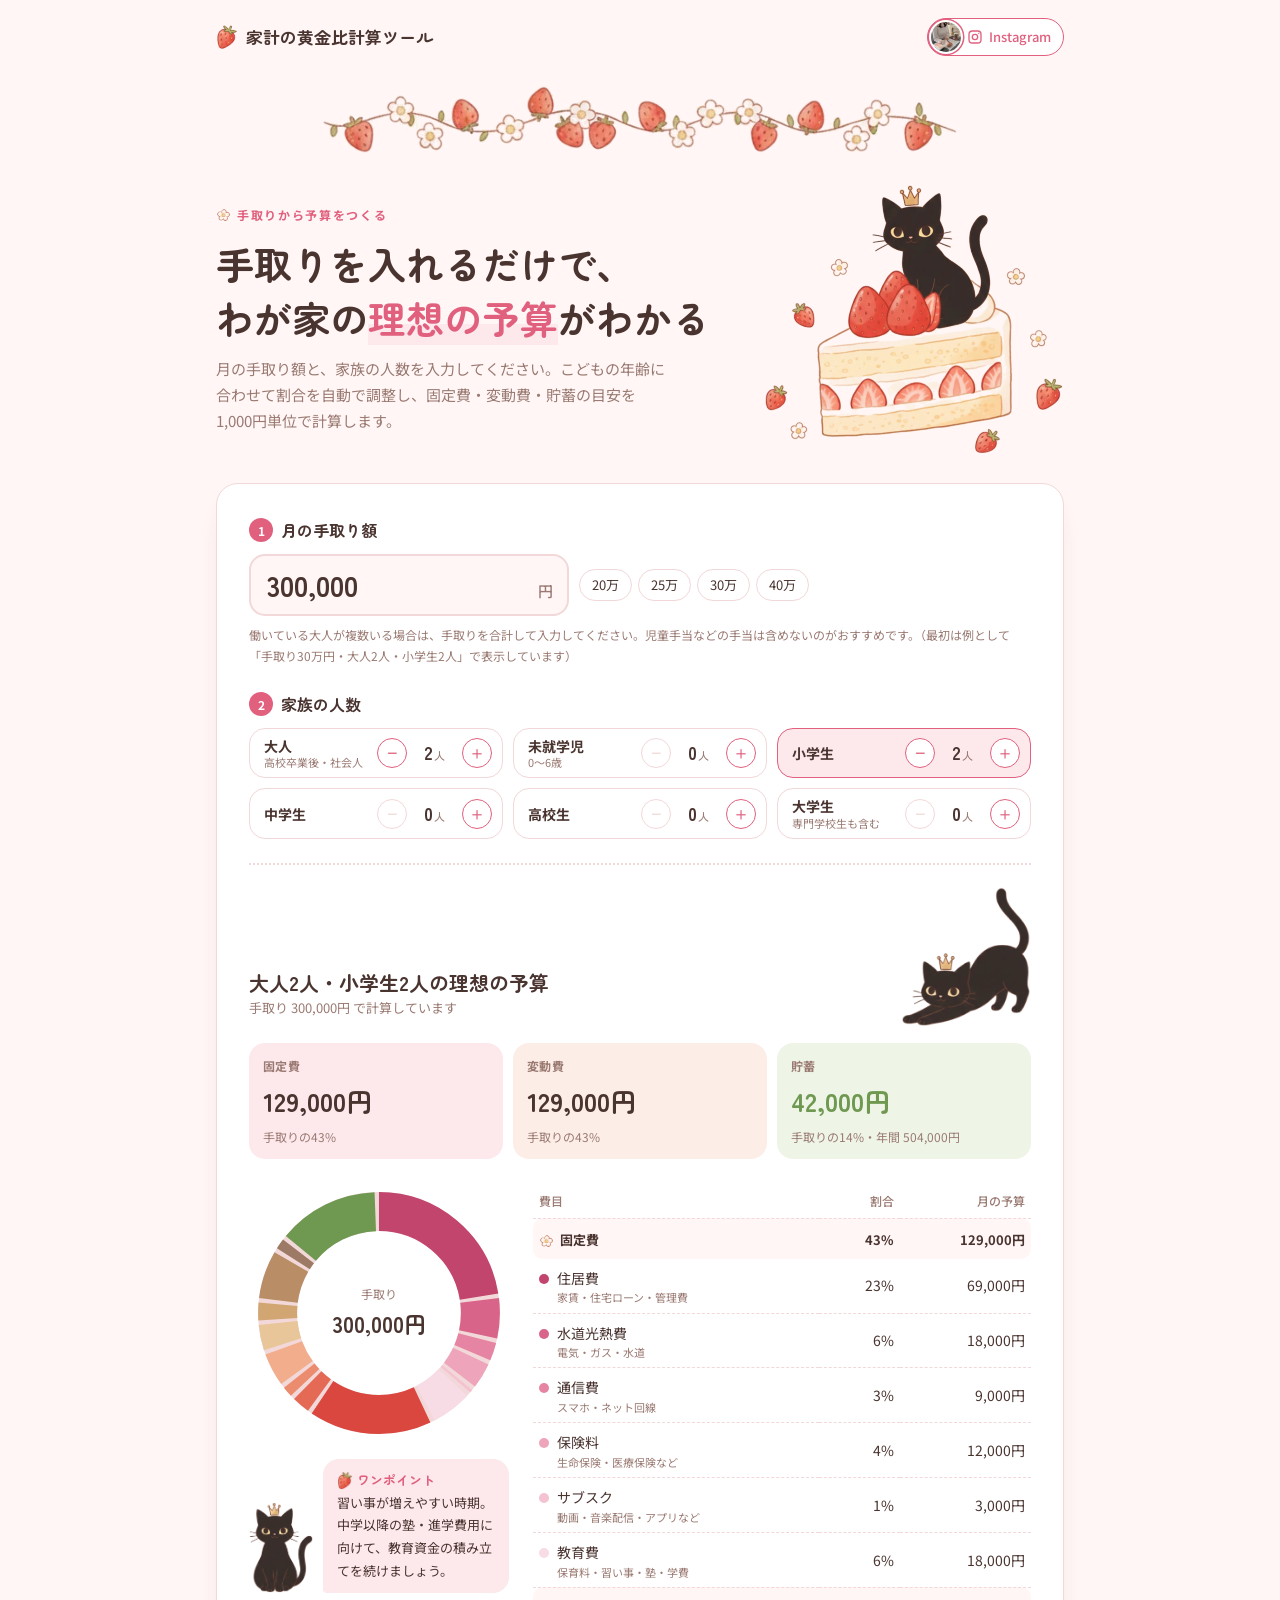
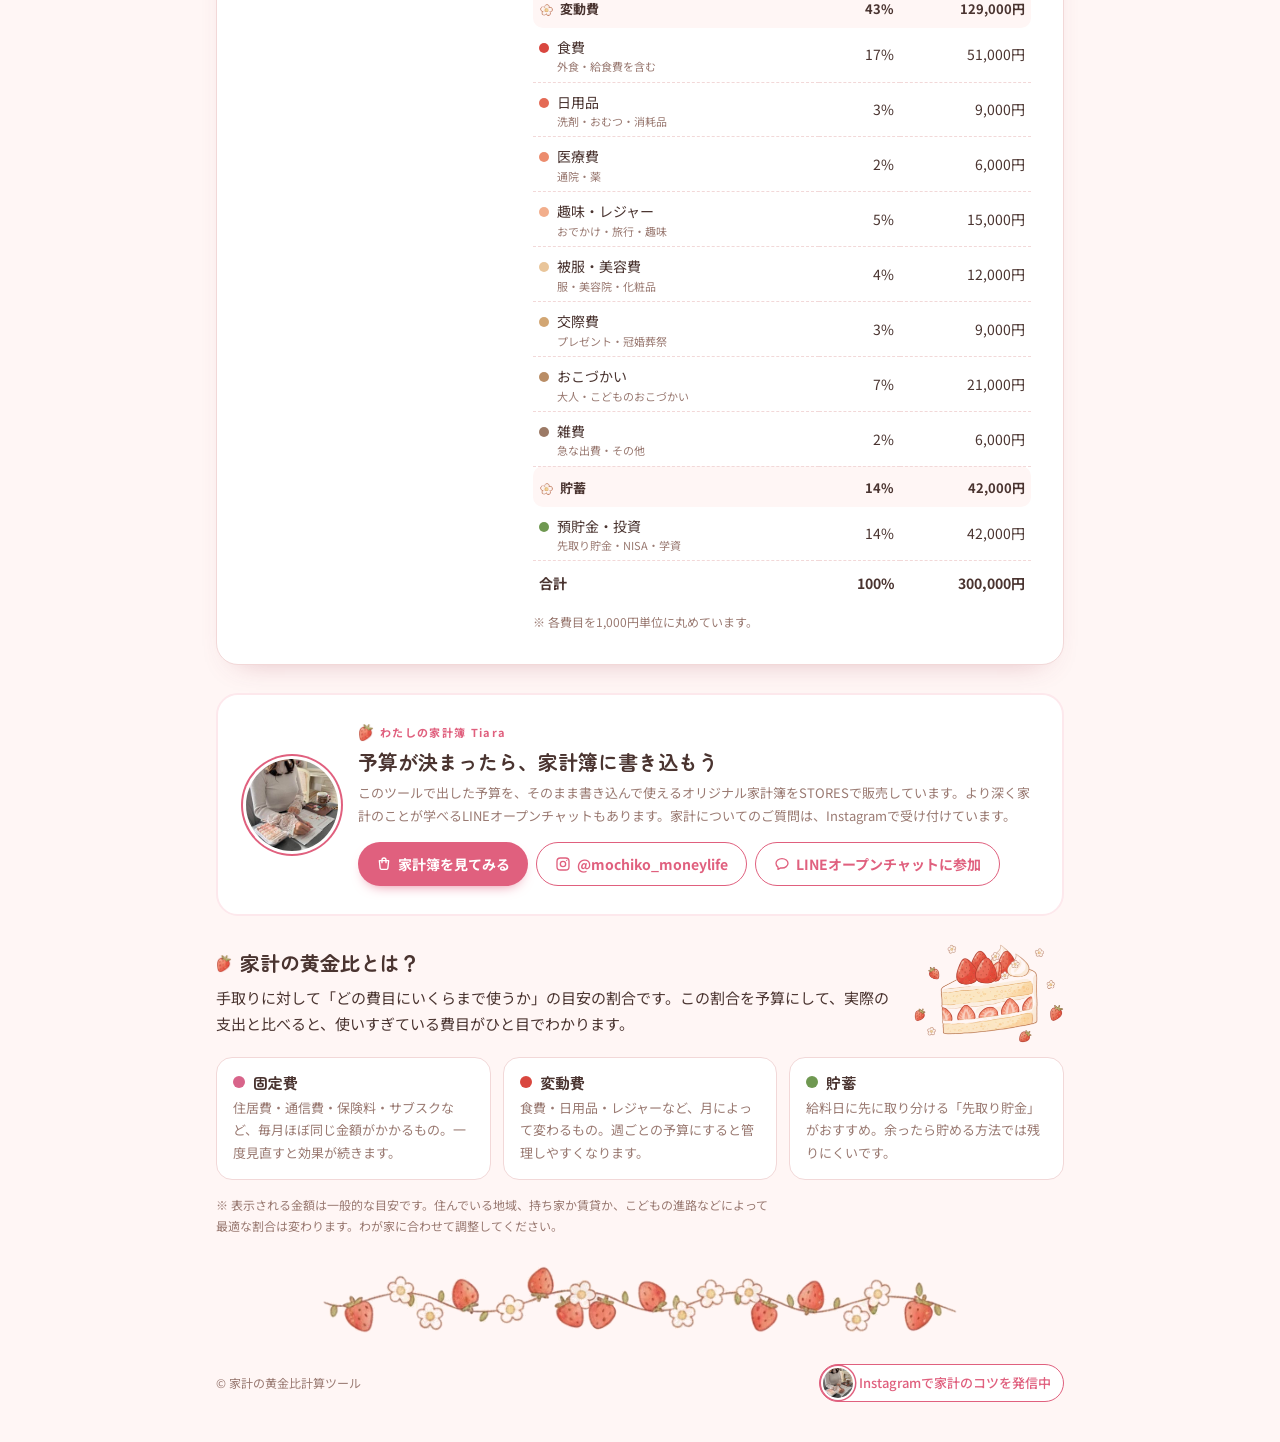
<file: index.html>
<!doctype html>
<html lang="ja">
<head>
<meta charset="utf-8">
<meta name="viewport" content="width=device-width, initial-scale=1, viewport-fit=cover">
<meta name="description" content="月の手取り額と家族の人数を入れるだけで、固定費・変動費・貯蓄の理想の予算（家計の黄金比）を1,000円単位で自動計算します。">
<meta property="og:title" content="家計の黄金比計算ツール">
<meta property="og:description" content="手取りと家族の人数から、わが家の理想の予算がわかる無料ツール。">
<meta property="og:type" content="website">
<style>body{margin:0}[hidden]{display:none!important}:root{padding-top:env(safe-area-inset-top,0px);padding-bottom:env(safe-area-inset-bottom,0px)}</style>
<title>家計の黄金比計算ツール</title>
<meta name="claude:viewport-fit-sides" content="cover">
<link rel="preconnect" href="https://fonts.googleapis.com">
<link rel="preconnect" href="https://fonts.gstatic.com" crossorigin>
<link rel="stylesheet" href="https://fonts.googleapis.com/css2?family=Zen+Maru+Gothic:wght@500;700&family=Noto+Sans+JP:wght@400;500;700&display=swap">
<link rel="stylesheet" href="css/style.css">
</head>
<body>
<div class="wrap">
  <header class="site-head">
    <div class="brand"><span class="berry-i" aria-hidden="true"></span>家計の黄金比計算ツール</div>
    <a class="insta" href="https://www.instagram.com/mochiko_moneylife/" target="_blank" rel="noopener" aria-label="Instagram @mochiko_moneylife を見る">
      <span class="avatar" aria-hidden="true"></span>
      <svg viewBox="0 0 24 24" fill="none" stroke="currentColor" stroke-width="2" aria-hidden="true"><rect x="3" y="3" width="18" height="18" rx="5"/><circle cx="12" cy="12" r="4"/><circle cx="17.5" cy="6.5" r="1" fill="currentColor" stroke="none"/></svg>
      <span class="insta-text">Instagram</span>
    </a>
  </header>

  <img class="garland" src="assets/garland.png" alt="" width="640" height="72">

  <section class="hero">
    <div class="hero-text">
      <span class="eyebrow"><span class="flower-i" aria-hidden="true"></span>手取りから予算をつくる</span>
      <h1>手取りを入れるだけで、<br>わが家の<em>理想の予算</em>がわかる</h1>
      <p>月の手取り額と、家族の人数を入力してください。こどもの年齢に合わせて割合を自動で調整し、固定費・変動費・貯蓄の目安を1,000円単位で計算します。</p>
    </div>
    <img class="hero-art" src="assets/hero-cat.png" alt="いちごのショートケーキにのった、王冠をかぶった黒猫" width="300" height="271">
  </section>

  <section class="card" aria-label="計算フォーム">
    <div>
      <label class="field-label" for="income"><span class="step">1</span>月の手取り額</label>
      <div class="income-row">
        <div class="income-box">
          <input id="income" type="text" inputmode="numeric" autocomplete="off" value="300,000" aria-describedby="income-hint">
          <span>円</span>
        </div>
        <div class="quick" aria-label="よく使う金額">
          <button type="button" data-v="200000">20万</button>
          <button type="button" data-v="250000">25万</button>
          <button type="button" data-v="300000">30万</button>
          <button type="button" data-v="400000">40万</button>
        </div>
      </div>
      <p class="hint" id="income-hint">働いている大人が複数いる場合は、手取りを合計して入力してください。児童手当などの手当は含めないのがおすすめです。（最初は例として「手取り30万円・大人2人・小学生2人」で表示しています）</p>
    </div>

    <div>
      <span class="field-label"><span class="step">2</span>家族の人数</span>
      <div class="counters" id="counters"></div>
    </div>

    <div class="result-head" aria-live="polite">
      <div>
        <h2 id="result-title">結果</h2>
        <p id="result-sub"></p>
      </div>
      <img src="assets/result-cat.png" alt="" width="300" height="324" aria-hidden="true">
    </div>

    <div class="summary" id="summary"></div>

    <div class="result-body">
      <div>
        <div class="donut-box">
          <svg viewBox="0 0 200 200" id="donut" role="img" aria-label="費目ごとの割合の円グラフ"></svg>
          <div class="donut-center"><small>手取り</small><strong class="num" id="donut-total"></strong></div>
        </div>
        <div class="tip">
          <img src="assets/tip-cat.png" alt="" width="279" height="394" aria-hidden="true">
          <p class="tip-bubble" id="tip"></p>
        </div>
      </div>
      <div class="table-scroll">
        <table>
          <thead><tr><th>費目</th><th class="r">割合</th><th class="r">月の予算</th></tr></thead>
          <tbody id="tbody"></tbody>
        </table>
        <p class="foot-note" id="foot-note"></p>
      </div>
    </div>
  </section>

  <section class="shop" aria-label="家計簿のご案内">
    <span class="avatar lg" role="img" aria-label="もちこ"></span>
    <div class="shop-body">
      <span class="shop-eyebrow"><span class="berry-i" aria-hidden="true"></span>わたしの家計簿 Tiara</span>
      <h2>予算が決まったら、家計簿に書き込もう</h2>
      <p>このツールで出した予算を、そのまま書き込んで使えるオリジナル家計簿をSTORESで販売しています。より深く家計のことが学べるLINEオープンチャットもあります。家計についてのご質問は、Instagramで受け付けています。</p>
      <div class="shop-actions">
        <a class="btn btn-primary" id="shop-link" href="https://mochikoshop.stores.jp/" target="_blank" rel="noopener">
          <svg viewBox="0 0 24 24" fill="none" stroke="currentColor" stroke-width="2" stroke-linecap="round" stroke-linejoin="round" aria-hidden="true"><path d="M5 7h14l-1.2 11.2a2 2 0 0 1-2 1.8H8.2a2 2 0 0 1-2-1.8z"/><path d="M9 10V6a3 3 0 0 1 6 0v4"/></svg>
          家計簿を見てみる
        </a>
        <a class="btn btn-ghost" href="https://www.instagram.com/mochiko_moneylife/" target="_blank" rel="noopener">
          <svg viewBox="0 0 24 24" fill="none" stroke="currentColor" stroke-width="2" aria-hidden="true"><rect x="3" y="3" width="18" height="18" rx="5"/><circle cx="12" cy="12" r="4"/><circle cx="17.5" cy="6.5" r="1" fill="currentColor" stroke="none"/></svg>
          @mochiko_moneylife
        </a>
        <a class="btn btn-ghost" href="https://line.me/ti/g2/8MM3p46jqiED9INK4cgMFs2OKOEWw-chS-tBFA?utm_source=invitation&amp;utm_medium=link_copy&amp;utm_campaign=default" target="_blank" rel="noopener">
          <svg viewBox="0 0 24 24" fill="none" stroke="currentColor" stroke-width="2" stroke-linejoin="round" aria-hidden="true"><path d="M12 4c4.97 0 9 3.13 9 7s-4.03 7-9 7c-.7 0-1.38-.06-2.03-.18L6 20v-3.3C4.15 15.4 3 13.3 3 11c0-3.87 4.03-7 9-7z"/></svg>
          LINEオープンチャットに参加
        </a>
      </div>
    </div>
  </section>

  <section class="guide">
    <div class="guide-head">
      <div>
        <h2><span class="berry-i" aria-hidden="true"></span>家計の黄金比とは？</h2>
        <p>手取りに対して「どの費目にいくらまで使うか」の目安の割合です。この割合を予算にして、実際の支出と比べると、使いすぎている費目がひと目でわかります。</p>
      </div>
      <img src="assets/guide-cat.png" alt="" width="300" height="197" aria-hidden="true">
    </div>
    <div class="guide-grid">
      <div class="guide-item"><h3><span class="swatch" style="background:var(--f2)"></span>固定費</h3><p>住居費・通信費・保険料・サブスクなど、毎月ほぼ同じ金額がかかるもの。一度見直すと効果が続きます。</p></div>
      <div class="guide-item"><h3><span class="swatch" style="background:var(--v1)"></span>変動費</h3><p>食費・日用品・レジャーなど、月によって変わるもの。週ごとの予算にすると管理しやすくなります。</p></div>
      <div class="guide-item"><h3><span class="swatch" style="background:var(--savings)"></span>貯蓄</h3><p>給料日に先に取り分ける「先取り貯金」がおすすめ。余ったら貯める方法では残りにくいです。</p></div>
    </div>
    <p class="disclaimer">※ 表示される金額は一般的な目安です。住んでいる地域、持ち家か賃貸か、こどもの進路などによって最適な割合は変わります。わが家に合わせて調整してください。</p>
  </section>

  <img class="garland" src="assets/garland.png" alt="" width="640" height="72">

  <footer class="site-foot">
    <span>© 家計の黄金比計算ツール</span>
    <a class="insta" href="https://www.instagram.com/mochiko_moneylife/" target="_blank" rel="noopener">
      <span class="avatar" aria-hidden="true"></span>
      Instagramで家計のコツを発信中
    </a>
  </footer>
</div>

<script src="js/config.js"></script>
<script src="js/calc.js"></script>
<script src="js/app.js"></script>
</body>
</html>
</file>
<file: css/style.css>
/* Layout: one centered column like a planner page — garland, hero with cake cat, calculator card, shop, guide, garland, footer.
   Single light theme on purpose: it matches the printed pink × cat planner. */
:root {
  color-scheme: light;
  --bg: #FFF6F5;
  --paper: #FFFFFF;
  --fg: #4A3430;        /* cocoa brown, like the illustration lines */
  --muted: #9A7A72;
  --line: #F2D8D8;
  --accent: #E0607E;    /* planner pink */
  --accent-ink: #FFFFFF;
  --accent-soft: #FDE8EC;
  --berry: #D9473F;
  --gold: #C9A45C;
  --savings: #6F9851;   /* strawberry-leaf green */
  --savings-soft: #EEF4E6;
  /* chart: fixed = pinks, variable = strawberry → cream → cocoa */
  --f1:#C2456E; --f2:#D8648A; --f3:#E585A3; --f4:#EEA5BB; --f5:#F4C2D1; --f6:#F8DCE5;
  --v1:#D9473F; --v2:#E46A55; --v3:#EC8C6E; --v4:#F2AE8C; --v5:#E9C59A; --v6:#D2A673; --v7:#B98D66; --v8:#9C7A66;
  --font-display: "Zen Maru Gothic", "Hiragino Maru Gothic ProN", "Yu Gothic", sans-serif;
  --font-body: "Noto Sans JP", "Hiragino Sans", "Yu Gothic", "Meiryo", sans-serif;
  --radius: 22px;
  --berry-img: url("../assets/berry.png");
  --flower-img: url("../assets/flower.png");
}

* { box-sizing: border-box; }
body {
  background: var(--bg);
  color: var(--fg);
  font-family: var(--font-body);
  font-size: 15px;
  line-height: 1.75;
}
.wrap {
  max-width: 880px;
  margin: 0 auto;
  padding-left: max(16px, env(safe-area-inset-left, 0px));
  padding-right: max(16px, env(safe-area-inset-right, 0px));
  padding-block: 0 40px;
  display: flex;
  flex-direction: column;
  gap: 28px;
}
h1, h2, h3 { font-family: var(--font-display); text-wrap: balance; margin: 0; line-height: 1.4; }
p { margin: 0; }
img { max-width: 100%; height: auto; display: block; }
.num { font-variant-numeric: tabular-nums; }
.berry-i, .flower-i { display: inline-block; background: center / contain no-repeat; vertical-align: -3px; flex: none; }
.berry-i { width: 16px; height: 19px; background-image: var(--berry-img); }
.flower-i { width: 15px; height: 14px; background-image: var(--flower-img); }

/* header */
.site-head {
  display: flex; align-items: center; justify-content: space-between; gap: 12px;
  padding-block: 18px 0;
}
.brand { display: flex; align-items: center; gap: 8px; font-family: var(--font-display); font-weight: 700; font-size: 17px; }
.brand .berry-i { width: 22px; height: 26px; }
.insta {
  display: inline-flex; align-items: center; gap: 6px;
  color: var(--accent); text-decoration: none; font-weight: 500; font-size: 13px;
  padding: 3px 12px 3px 3px; border-radius: 999px; border: 1.5px solid var(--accent); background: var(--paper);
}
.insta:hover { background: var(--accent-soft); }
.insta svg { width: 16px; height: 16px; }
:focus-visible { outline: 3px solid var(--accent); outline-offset: 2px; }
.avatar {
  width: 30px; height: 30px; border-radius: 50%; flex: none;
  background: var(--accent-soft) url("../assets/avatar.jpg") center / cover no-repeat;
  box-shadow: 0 0 0 2px var(--paper), 0 0 0 3.5px var(--accent);
}
.garland { width: 100%; max-width: 640px; margin: 0 auto; opacity: .95; }

/* hero */
.hero { display: grid; grid-template-columns: minmax(0, 1fr) minmax(0, 300px); gap: 16px; align-items: center; }
.hero-text { display: flex; flex-direction: column; gap: 12px; min-width: 0; }
.eyebrow { display: inline-flex; align-items: center; gap: 6px; font-size: 12px; font-weight: 700; letter-spacing: .14em; color: var(--accent); }
.hero h1 { font-size: clamp(26px, 5.2vw, 38px); }
.hero h1 em { font-style: normal; color: var(--accent); background: linear-gradient(transparent 62%, var(--accent-soft) 62%); }
.hero p { color: var(--muted); max-width: 30em; }
.hero-art { width: 100%; max-width: 300px; justify-self: center; }

/* calculator card */
.card {
  background: var(--paper);
  border-radius: var(--radius);
  border: 1.5px solid var(--line);
  box-shadow: 0 14px 30px -22px rgba(160, 60, 80, .45);
  padding: clamp(18px, 4vw, 32px);
  display: flex; flex-direction: column; gap: 24px;
}
.field-label { font-family: var(--font-display); font-weight: 700; font-size: 16px; display: flex; align-items: center; gap: 8px; margin-bottom: 10px; }
.step { display: inline-grid; place-items: center; width: 24px; height: 24px; border-radius: 50%; background: var(--accent); color: var(--accent-ink); font-size: 12px; font-family: var(--font-body); }

.income-row { display: flex; align-items: center; gap: 10px; flex-wrap: wrap; }
.income-box {
  display: flex; align-items: baseline; gap: 6px;
  border: 2px solid var(--line); border-radius: 16px; padding: 8px 14px;
  background: var(--bg); flex: 1 1 220px; max-width: 320px;
}
.income-box:focus-within { border-color: var(--accent); }
.income-box input {
  border: 0; background: transparent; color: var(--fg); width: 100%; min-width: 0;
  font-family: var(--font-display); font-size: 28px; font-weight: 700;
  font-variant-numeric: tabular-nums; outline: none;
}
.income-box span { color: var(--muted); font-weight: 500; }
.quick { display: flex; gap: 6px; flex-wrap: wrap; }
.quick button {
  border: 1.5px solid var(--line); background: var(--paper); color: var(--fg);
  border-radius: 999px; padding: 4px 12px; font: inherit; font-size: 13px; cursor: pointer;
}
.quick button:hover { border-color: var(--accent); color: var(--accent); }
.hint { font-size: 12px; color: var(--muted); margin-top: 8px; }

/* family counters */
.counters { display: grid; grid-template-columns: repeat(3, minmax(0, 1fr)); gap: 10px; }
.counter {
  display: flex; align-items: center; justify-content: space-between; gap: 8px;
  border: 1.5px solid var(--line); border-radius: 16px; padding: 8px 10px 8px 14px; background: var(--paper);
  transition: border-color .15s, background .15s;
}
.counter.on { border-color: var(--accent); background: var(--accent-soft); }
.counter-name { display: flex; flex-direction: column; line-height: 1.3; min-width: 0; }
.counter-name b { font-size: 14px; }
.counter-name small { font-size: 11px; color: var(--muted); }
.stepper { display: flex; align-items: center; gap: 4px; }
.stepper button {
  width: 30px; height: 30px; border-radius: 50%; border: 1.5px solid var(--accent);
  background: var(--paper); color: var(--accent); font-size: 18px; line-height: 1; cursor: pointer;
  display: grid; place-items: center; padding: 0;
}
.stepper button:hover:not(:disabled) { background: var(--accent); color: var(--accent-ink); }
.stepper button:disabled { border-color: var(--line); color: var(--line); cursor: default; }
.stepper output { min-width: 2.6em; text-align: center; font-family: var(--font-display); font-weight: 700; font-size: 18px; font-variant-numeric: tabular-nums; }
.stepper output small { font-size: 11px; font-weight: 500; color: var(--muted); margin-left: 1px; }

/* result */
.result-head {
  display: grid; grid-template-columns: minmax(0, 1fr) auto; gap: 12px; align-items: end;
  border-top: 2px dotted var(--line); padding-top: 22px;
}
.result-head h2 { font-size: 20px; }
.result-head p { color: var(--muted); font-size: 13px; }
.result-head img { width: 130px; margin-bottom: -8px; }
.summary { display: grid; grid-template-columns: repeat(3, minmax(0, 1fr)); gap: 10px; }
.tile { border-radius: 16px; padding: 12px 14px; background: var(--accent-soft); display: flex; flex-direction: column; gap: 2px; }
.tile.var { background: #FCEEE6; }
.tile.sav { background: var(--savings-soft); }
.tile .t-label { font-size: 12px; font-weight: 700; color: var(--muted); letter-spacing: .04em; }
.tile .t-amt { font-family: var(--font-display); font-weight: 700; font-size: clamp(18px, 3.6vw, 26px); }
.tile .t-pct { font-size: 12px; color: var(--muted); }
.tile.sav .t-amt { color: var(--savings); }

.result-body { display: grid; grid-template-columns: minmax(0, 260px) minmax(0, 1fr); gap: 24px; align-items: start; }
.donut-box { position: relative; max-width: 260px; width: 100%; margin: 0 auto; aspect-ratio: 1; }
.donut-box svg { width: 100%; height: 100%; display: block; }
.donut-center { position: absolute; inset: 0; display: grid; place-content: center; text-align: center; pointer-events: none; }
.donut-center small { font-size: 12px; color: var(--muted); }
.donut-center strong { font-family: var(--font-display); font-size: 22px; }

.tip { margin-top: 16px; display: grid; grid-template-columns: 64px minmax(0, 1fr); gap: 10px; align-items: end; }
.tip img { width: 64px; }
.tip-bubble {
  position: relative; background: var(--accent-soft); border-radius: 16px 16px 16px 4px;
  padding: 10px 14px; font-size: 13px;
}
.tip-bubble b { display: flex; align-items: center; gap: 4px; color: var(--accent); font-family: var(--font-display); }

.table-scroll { overflow-x: auto; min-width: 0; }
table { width: 100%; border-collapse: collapse; font-size: 14px; }
th, td { padding: 7px 6px; text-align: left; border-bottom: 1px dashed var(--line); }
th { font-size: 12px; color: var(--muted); font-weight: 500; }
td.r, th.r { text-align: right; font-variant-numeric: tabular-nums; white-space: nowrap; }
tr.group td { background: var(--bg); font-weight: 700; font-size: 13px; border-bottom: 0; padding-top: 10px; }
tr.group td:first-child { border-radius: 10px 0 0 10px; }
tr.group td:last-child { border-radius: 0 10px 10px 0; }
tr.group .flower-i { margin-right: 6px; }
tr.zero td { color: var(--muted); }
.dot { display: inline-block; width: 10px; height: 10px; border-radius: 50%; margin-right: 8px; vertical-align: 0; }
.item-note { display: block; font-size: 11px; color: var(--muted); margin-left: 18px; line-height: 1.4; }
tr.total td { border-bottom: 0; font-weight: 700; padding-top: 10px; }
.foot-note { font-size: 12px; color: var(--muted); margin-top: 8px; }

/* shop */
.shop {
  background: var(--paper); border-radius: var(--radius);
  border: 2px solid var(--accent-soft);
  padding: clamp(18px, 4vw, 28px);
  display: grid; grid-template-columns: auto minmax(0, 1fr); gap: 20px; align-items: center;
}
.avatar.lg { width: 92px; height: 92px; box-shadow: 0 0 0 3px var(--paper), 0 0 0 5px var(--accent); }
.shop-body { display: flex; flex-direction: column; gap: 6px; min-width: 0; }
.shop-eyebrow { display: inline-flex; align-items: center; gap: 6px; font-size: 11px; font-weight: 700; letter-spacing: .12em; color: var(--accent); }
.shop h2 { font-size: 20px; }
.shop p { font-size: 13px; color: var(--muted); }
.shop-actions { display: flex; flex-wrap: wrap; gap: 8px; margin-top: 8px; }
.btn {
  display: inline-flex; align-items: center; gap: 6px; text-decoration: none;
  padding: 9px 18px; border-radius: 999px; font-weight: 700; font-size: 14px;
}
.btn-primary { background: var(--accent); color: var(--accent-ink); box-shadow: 0 6px 14px -8px var(--accent); }
.btn-primary:hover { filter: brightness(1.06); }
.btn-ghost { border: 1.5px solid var(--accent); color: var(--accent); background: var(--paper); }
.btn-ghost:hover { background: var(--accent-soft); }
.btn[aria-disabled="true"] { opacity: .5; pointer-events: none; }
.btn svg { width: 16px; height: 16px; }

/* ad slot */
.ad {
  border: 1.5px dashed var(--line); border-radius: 16px; min-height: 110px; background: var(--paper);
  display: grid; place-content: center; text-align: center; color: var(--muted); font-size: 12px; gap: 2px;
}
.ad b { font-size: 11px; letter-spacing: .14em; }

/* guide */
.guide { display: flex; flex-direction: column; gap: 14px; }
.guide-head { display: grid; grid-template-columns: minmax(0, 1fr) 150px; gap: 16px; align-items: center; }
.guide-head > div { display: flex; flex-direction: column; gap: 8px; min-width: 0; }
.guide h2 { font-size: 20px; display: flex; align-items: center; gap: 8px; }
.guide-grid { display: grid; grid-template-columns: repeat(3, minmax(0, 1fr)); gap: 12px; }
.guide-item { background: var(--paper); border: 1.5px solid var(--line); border-radius: 16px; padding: 14px 16px; display: flex; flex-direction: column; gap: 4px; }
.guide-item h3 { font-size: 15px; display: flex; align-items: center; gap: 8px; }
.guide-item p { font-size: 13px; color: var(--muted); }
.guide-item .swatch { width: 12px; height: 12px; border-radius: 50%; }
.disclaimer { font-size: 12px; color: var(--muted); max-width: 46em; }

.site-foot { display: flex; justify-content: space-between; align-items: center; gap: 12px; flex-wrap: wrap; font-size: 12px; color: var(--muted); }

@media (max-width: 760px) {
  .counters { grid-template-columns: repeat(2, minmax(0, 1fr)); }
}
@media (max-width: 680px) {
  .hero { grid-template-columns: minmax(0, 1fr); }
  .hero-art { max-width: 230px; }
  .result-body { grid-template-columns: minmax(0, 1fr); }
  .guide-grid { grid-template-columns: minmax(0, 1fr); }
  .shop { grid-template-columns: minmax(0, 1fr); justify-items: start; }
}
@media (max-width: 460px) {
  .counters { grid-template-columns: minmax(0, 1fr); }
  .result-head img { width: 96px; }
  .guide-head { grid-template-columns: minmax(0, 1fr) 96px; }
}
@media (max-width: 420px) {
  .summary { grid-template-columns: minmax(0, 1fr); }
  .tile { flex-direction: row; align-items: baseline; justify-content: space-between; flex-wrap: wrap; }
  .insta .insta-text { display: none; }
}
@media (prefers-reduced-motion: reduce) { * { transition: none !important; } }
</file>
